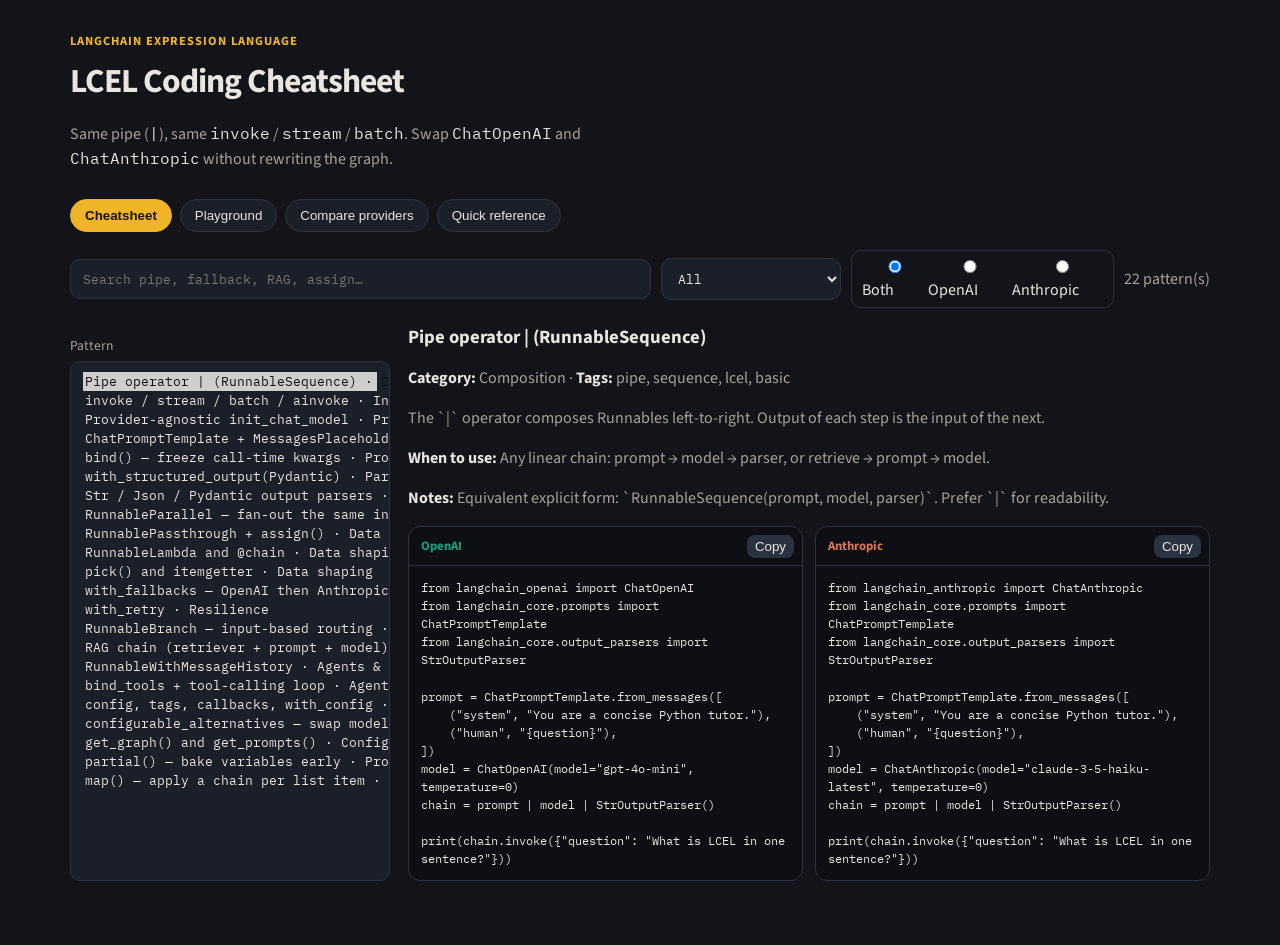
<file: lcel-cheatsheet/space-static/index.html>
<!DOCTYPE html>
<html lang="en">
<head>
  <meta charset="utf-8" />
  <meta name="viewport" content="width=device-width, initial-scale=1" />
  <title>LCEL Coding Cheatsheet · OpenAI & Anthropic</title>
  <meta name="description" content="Interactive LangChain Expression Language reference for ChatOpenAI and ChatAnthropic." />
  <link rel="preconnect" href="https://fonts.googleapis.com" />
  <link rel="preconnect" href="https://fonts.gstatic.com" crossorigin />
  <link href="https://fonts.googleapis.com/css2?family=IBM+Plex+Mono:wght@400;500&family=Source+Sans+3:wght@400;600;700&display=swap" rel="stylesheet" />
  <link rel="stylesheet" href="styles.css" />
</head>
<body>
  <div class="shell">
    <header class="hero">
      <p class="eyebrow">LangChain Expression Language</p>
      <h1>LCEL Coding Cheatsheet</h1>
      <p class="lede">
        Same pipe (<code>|</code>), same <code>invoke</code> / <code>stream</code> / <code>batch</code>.
        Swap <code>ChatOpenAI</code> and <code>ChatAnthropic</code> without rewriting the graph.
      </p>
    </header>

    <nav class="tabs" role="tablist">
      <button class="tab active" data-tab="cheatsheet" type="button">Cheatsheet</button>
      <button class="tab" data-tab="playground" type="button">Playground</button>
      <button class="tab" data-tab="compare" type="button">Compare providers</button>
      <button class="tab" data-tab="quick" type="button">Quick reference</button>
    </nav>

    <section id="panel-cheatsheet" class="panel active">
      <div class="toolbar">
        <input id="search" type="search" placeholder="Search pipe, fallback, RAG, assign…" autocomplete="off" />
        <select id="category"></select>
        <fieldset class="segmented" id="provider-view">
          <legend class="sr">Snippet view</legend>
          <label><input type="radio" name="view" value="Both" checked /> Both</label>
          <label><input type="radio" name="view" value="OpenAI" /> OpenAI</label>
          <label><input type="radio" name="view" value="Anthropic" /> Anthropic</label>
        </fieldset>
        <p id="count" class="count"></p>
      </div>
      <div class="split">
        <aside>
          <label class="field-label" for="picker">Pattern</label>
          <select id="picker" size="16"></select>
        </aside>
        <article>
          <div id="meta" class="meta"></div>
          <div id="code-grid" class="code-grid both"></div>
        </article>
      </div>
    </section>

    <section id="panel-playground" class="panel">
      <div class="grid-2">
        <div>
          <label class="field-label" for="play-pattern">Runnable pattern</label>
          <select id="play-pattern"></select>
          <p id="play-hint" class="hint"></p>
          <label class="field-label" for="play-provider">Provider</label>
          <select id="play-provider">
            <option>OpenAI</option>
            <option>Anthropic</option>
          </select>
          <label class="field-label" for="play-model">Model</label>
          <select id="play-model"></select>
          <label class="field-label" for="play-input">Input</label>
          <textarea id="play-input" rows="4">What is LangChain Expression Language?</textarea>
          <button id="play-run" class="primary" type="button">Run / generate</button>
        </div>
        <div>
          <label class="field-label">Output</label>
          <pre id="play-out" class="out"></pre>
          <label class="field-label">Copy-paste LCEL</label>
          <div class="code-wrap">
            <button class="copy" type="button" data-target="play-code">Copy</button>
            <pre><code id="play-code" class="language-python"></code></pre>
          </div>
        </div>
      </div>
    </section>

    <section id="panel-compare" class="panel">
      <p class="hint">Same prompt, two constructors. Copy either side into a notebook.</p>
      <label class="field-label" for="cmp-input">Prompt</label>
      <textarea id="cmp-input" rows="3">Explain RunnablePassthrough.assign in one sentence.</textarea>
      <div class="grid-2">
        <div>
          <label class="field-label" for="cmp-openai">OpenAI model</label>
          <select id="cmp-openai">
            <option>gpt-4o-mini</option>
            <option>gpt-4o</option>
            <option>gpt-4.1-mini</option>
          </select>
        </div>
        <div>
          <label class="field-label" for="cmp-anthropic">Anthropic model</label>
          <select id="cmp-anthropic">
            <option>claude-3-5-haiku-latest</option>
            <option>claude-3-5-sonnet-latest</option>
            <option>claude-sonnet-4-0</option>
          </select>
        </div>
      </div>
      <button id="cmp-run" class="primary" type="button">Generate both snippets</button>
      <div class="grid-2">
        <div class="code-wrap">
          <button class="copy" type="button" data-target="cmp-oai">Copy</button>
          <pre><code id="cmp-oai"></code></pre>
        </div>
        <div class="code-wrap">
          <button class="copy" type="button" data-target="cmp-ant">Copy</button>
          <pre><code id="cmp-ant"></code></pre>
        </div>
      </div>
    </section>

    <section id="panel-quick" class="panel">
      <table class="ref">
        <thead><tr><th>Primitive</th><th>Meaning</th></tr></thead>
        <tbody id="quick-body"></tbody>
      </table>
      <div class="install">
        <h3>Install</h3>
        <pre><code>pip install langchain-core langchain-openai langchain-anthropic langchain
export OPENAI_API_KEY=...
export ANTHROPIC_API_KEY=...</code></pre>
      </div>
    </section>
  </div>
  <script src="app.js" type="module"></script>
</body>
</html>
</file>
<file: lcel-cheatsheet/space-static/styles.css>
:root {
  --bg: #12141a;
  --panel: #1b1f29;
  --ink: #e8e6df;
  --muted: #a8a396;
  --line: #2d3340;
  --accent: #f0b429;
  --accent-2: #9b7dff;
  --openai: #10a37f;
  --anthropic: #d97757;
  --code-bg: #0d0f14;
}

* { box-sizing: border-box; }
html, body { margin: 0; background: var(--bg); color: var(--ink); font-family: "Source Sans 3", sans-serif; }
code, pre, select, textarea, input, .out { font-family: "IBM Plex Mono", ui-monospace, monospace; }
.shell { max-width: 1180px; margin: 0 auto; padding: 32px 20px 64px; }
.hero h1 { font-size: 2.1rem; letter-spacing: -0.03em; margin: 0 0 8px; }
.eyebrow { color: var(--accent); font-weight: 700; text-transform: uppercase; letter-spacing: 0.08em; font-size: 0.78rem; margin: 0 0 8px; }
.lede { color: var(--muted); max-width: 70ch; line-height: 1.5; }
.lede code { color: var(--ink); }
.tabs { display: flex; gap: 8px; margin: 28px 0 18px; flex-wrap: wrap; }
.tab { background: var(--panel); color: var(--ink); border: 1px solid var(--line); border-radius: 999px; padding: 8px 14px; cursor: pointer; }
.tab.active { background: var(--accent); color: #1a1404; border-color: var(--accent); font-weight: 700; }
.panel { display: none; }
.panel.active { display: block; }
.toolbar { display: grid; grid-template-columns: 1fr 180px auto auto; gap: 10px; align-items: center; margin-bottom: 16px; }
input, select, textarea { background: var(--panel); color: var(--ink); border: 1px solid var(--line); border-radius: 10px; padding: 10px 12px; width: 100%; }
.segmented { display: flex; gap: 10px; border: 1px solid var(--line); border-radius: 10px; padding: 6px 10px; margin: 0; }
.segmented legend { display: none; }
.sr { position: absolute; left: -9999px; }
.count { color: var(--muted); margin: 0; }
.split { display: grid; grid-template-columns: 320px 1fr; gap: 18px; }
#picker { height: 520px; width: 100%; }
.meta h3 { margin: 0 0 8px; }
.meta p { color: var(--muted); line-height: 1.5; }
.meta strong { color: var(--ink); }
.code-grid { display: grid; gap: 12px; }
.code-grid.both { grid-template-columns: 1fr 1fr; }
.code-wrap { position: relative; background: var(--code-bg); border: 1px solid var(--line); border-radius: 12px; overflow: auto; }
.code-wrap h4 { margin: 0; padding: 10px 12px; font-size: 0.8rem; border-bottom: 1px solid var(--line); }
.code-wrap.openai h4 { color: var(--openai); }
.code-wrap.anthropic h4 { color: var(--anthropic); }
pre { margin: 0; padding: 12px; white-space: pre-wrap; word-break: break-word; font-size: 0.78rem; line-height: 1.45; }
.copy { position: absolute; top: 8px; right: 8px; background: #2a3140; color: var(--ink); border: 0; border-radius: 8px; padding: 4px 8px; cursor: pointer; }
.grid-2 { display: grid; grid-template-columns: 1fr 1fr; gap: 16px; }
.field-label { display: block; margin: 12px 0 6px; font-size: 0.85rem; color: var(--muted); }
.primary { background: var(--accent); color: #1a1404; border: 0; border-radius: 10px; padding: 10px 16px; font-weight: 700; cursor: pointer; margin-top: 12px; }
.hint { color: var(--muted); font-size: 0.92rem; }
.out { min-height: 140px; background: var(--code-bg); border: 1px solid var(--line); border-radius: 12px; padding: 12px; white-space: pre-wrap; }
.ref { width: 100%; border-collapse: collapse; }
.ref th, .ref td { text-align: left; border-bottom: 1px solid var(--line); padding: 10px 8px; vertical-align: top; }
.ref th { color: var(--accent); }
.install pre { background: var(--code-bg); border-radius: 12px; padding: 12px; }
@media (max-width: 900px) {
  .toolbar, .split, .grid-2, .code-grid.both { grid-template-columns: 1fr; }
  #picker { height: 220px; }
}
</file>
